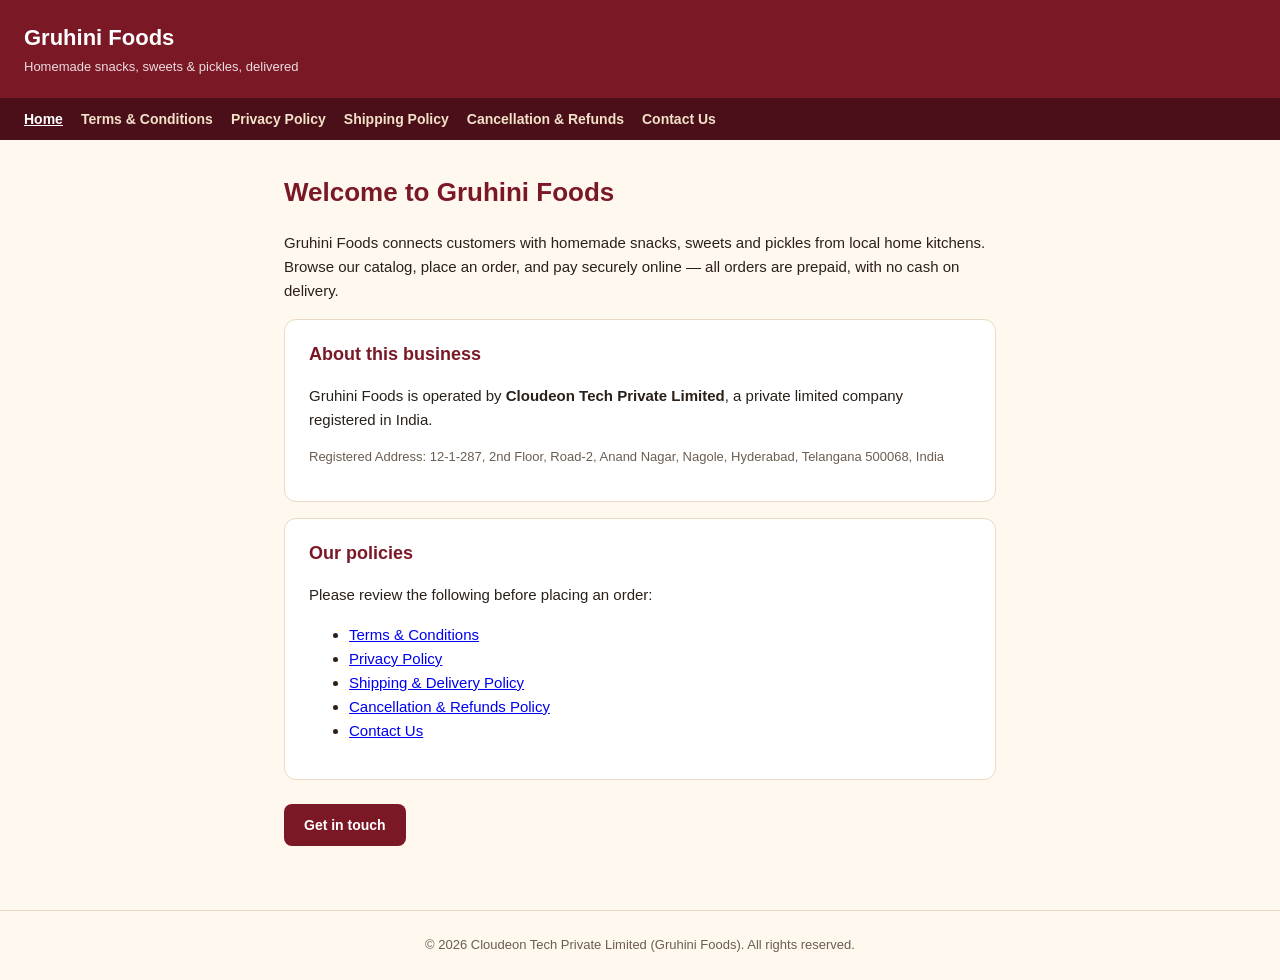
<file: index.html>
<!doctype html>
<html lang="en">
<head>
<meta charset="utf-8">
<meta name="viewport" content="width=device-width, initial-scale=1">
<title>Gruhini Foods</title>
<link rel="stylesheet" href="style.css">
</head>
<body>
<header>
  <a class="brand" href="index.html">Gruhini Foods</a>
  <div class="tagline">Homemade snacks, sweets &amp; pickles, delivered</div>
</header>
<nav>
  <a href="index.html" class="active">Home</a>
  <a href="terms.html">Terms &amp; Conditions</a>
  <a href="privacy.html">Privacy Policy</a>
  <a href="shipping.html">Shipping Policy</a>
  <a href="refunds.html">Cancellation &amp; Refunds</a>
  <a href="contact.html">Contact Us</a>
</nav>
<main>
  <h1>Welcome to Gruhini Foods</h1>
  <p>
    Gruhini Foods connects customers with homemade snacks, sweets and pickles
    from local home kitchens. Browse our catalog, place an order, and pay
    securely online &mdash; all orders are prepaid, with no cash on delivery.
  </p>

  <div class="card">
    <h2 style="margin-top:0">About this business</h2>
    <p>
      Gruhini Foods is operated by <strong>Cloudeon Tech Private Limited</strong>,
      a private limited company registered in India.
    </p>
    <p class="muted">
      Registered Address: 12-1-287, 2nd Floor, Road-2, Anand Nagar, Nagole,
      Hyderabad, Telangana 500068, India
    </p>
  </div>

  <div class="card">
    <h2 style="margin-top:0">Our policies</h2>
    <p>Please review the following before placing an order:</p>
    <ul>
      <li><a href="terms.html">Terms &amp; Conditions</a></li>
      <li><a href="privacy.html">Privacy Policy</a></li>
      <li><a href="shipping.html">Shipping &amp; Delivery Policy</a></li>
      <li><a href="refunds.html">Cancellation &amp; Refunds Policy</a></li>
      <li><a href="contact.html">Contact Us</a></li>
    </ul>
  </div>

  <a class="button" href="contact.html">Get in touch</a>
</main>
<footer>
  &copy; 2026 Cloudeon Tech Private Limited (Gruhini Foods). All rights reserved.
</footer>
</body>
</html>
</file>
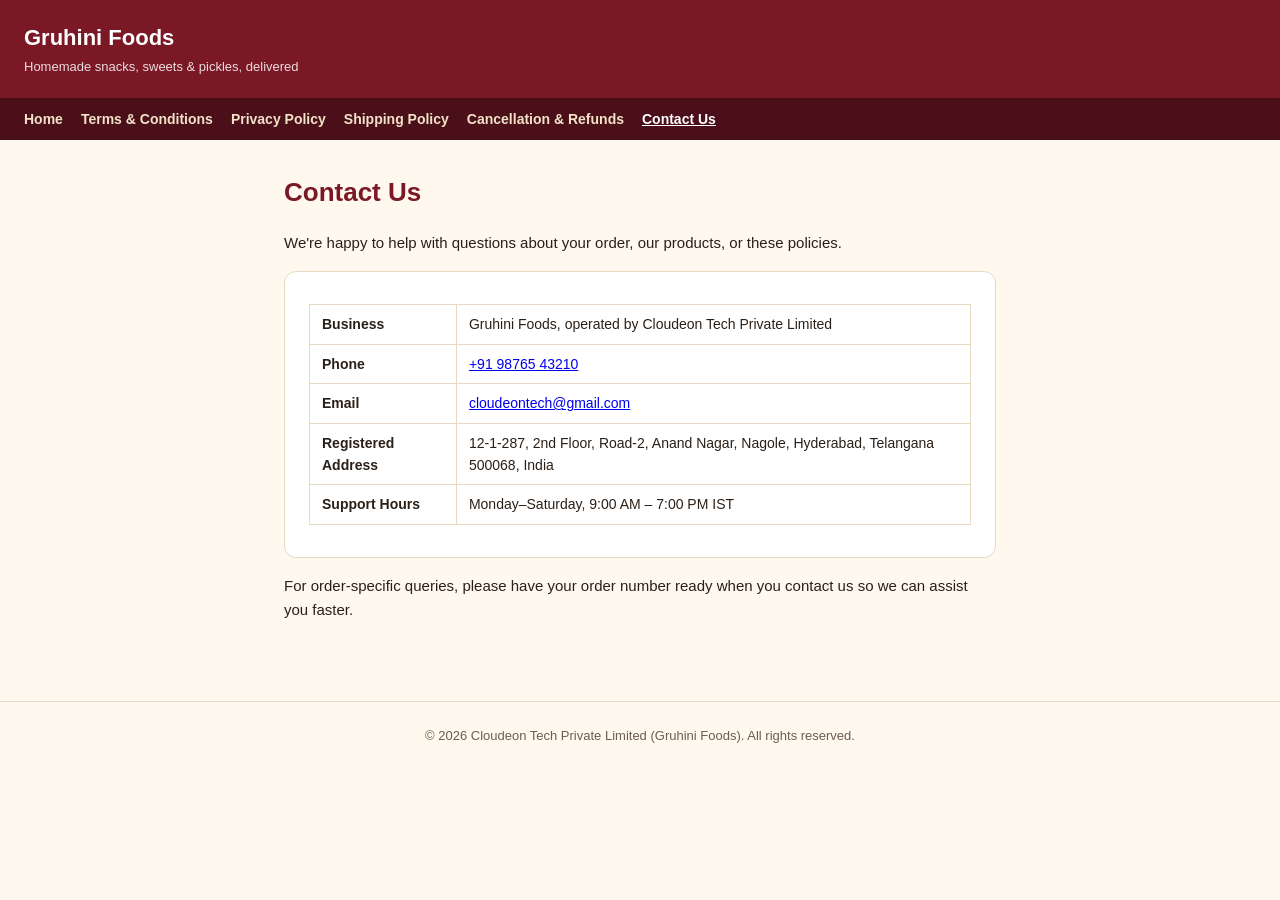
<file: contact.html>
<!doctype html>
<html lang="en">
<head>
<meta charset="utf-8">
<meta name="viewport" content="width=device-width, initial-scale=1">
<title>Contact Us - Gruhini Foods</title>
<link rel="stylesheet" href="style.css">
</head>
<body>
<header>
  <a class="brand" href="index.html">Gruhini Foods</a>
  <div class="tagline">Homemade snacks, sweets &amp; pickles, delivered</div>
</header>
<nav>
  <a href="index.html">Home</a>
  <a href="terms.html">Terms &amp; Conditions</a>
  <a href="privacy.html">Privacy Policy</a>
  <a href="shipping.html">Shipping Policy</a>
  <a href="refunds.html">Cancellation &amp; Refunds</a>
  <a href="contact.html" class="active">Contact Us</a>
</nav>
<main>
  <h1>Contact Us</h1>
  <p>
    We're happy to help with questions about your order, our products, or
    these policies.
  </p>

  <div class="card">
    <table>
      <tr><th>Business</th><td>Gruhini Foods, operated by Cloudeon Tech Private Limited</td></tr>
      <tr><th>Phone</th><td><a href="tel:+919876543210">+91 98765 43210</a></td></tr>
      <tr><th>Email</th><td><a href="mailto:cloudeontech@gmail.com">cloudeontech@gmail.com</a></td></tr>
      <tr><th>Registered Address</th><td>12-1-287, 2nd Floor, Road-2, Anand Nagar, Nagole, Hyderabad, Telangana 500068, India</td></tr>
      <tr><th>Support Hours</th><td>Monday&ndash;Saturday, 9:00 AM &ndash; 7:00 PM IST</td></tr>
    </table>
  </div>

  <p>
    For order-specific queries, please have your order number ready when you
    contact us so we can assist you faster.
  </p>
</main>
<footer>
  &copy; 2026 Cloudeon Tech Private Limited (Gruhini Foods). All rights reserved.
</footer>
</body>
</html>
</file>
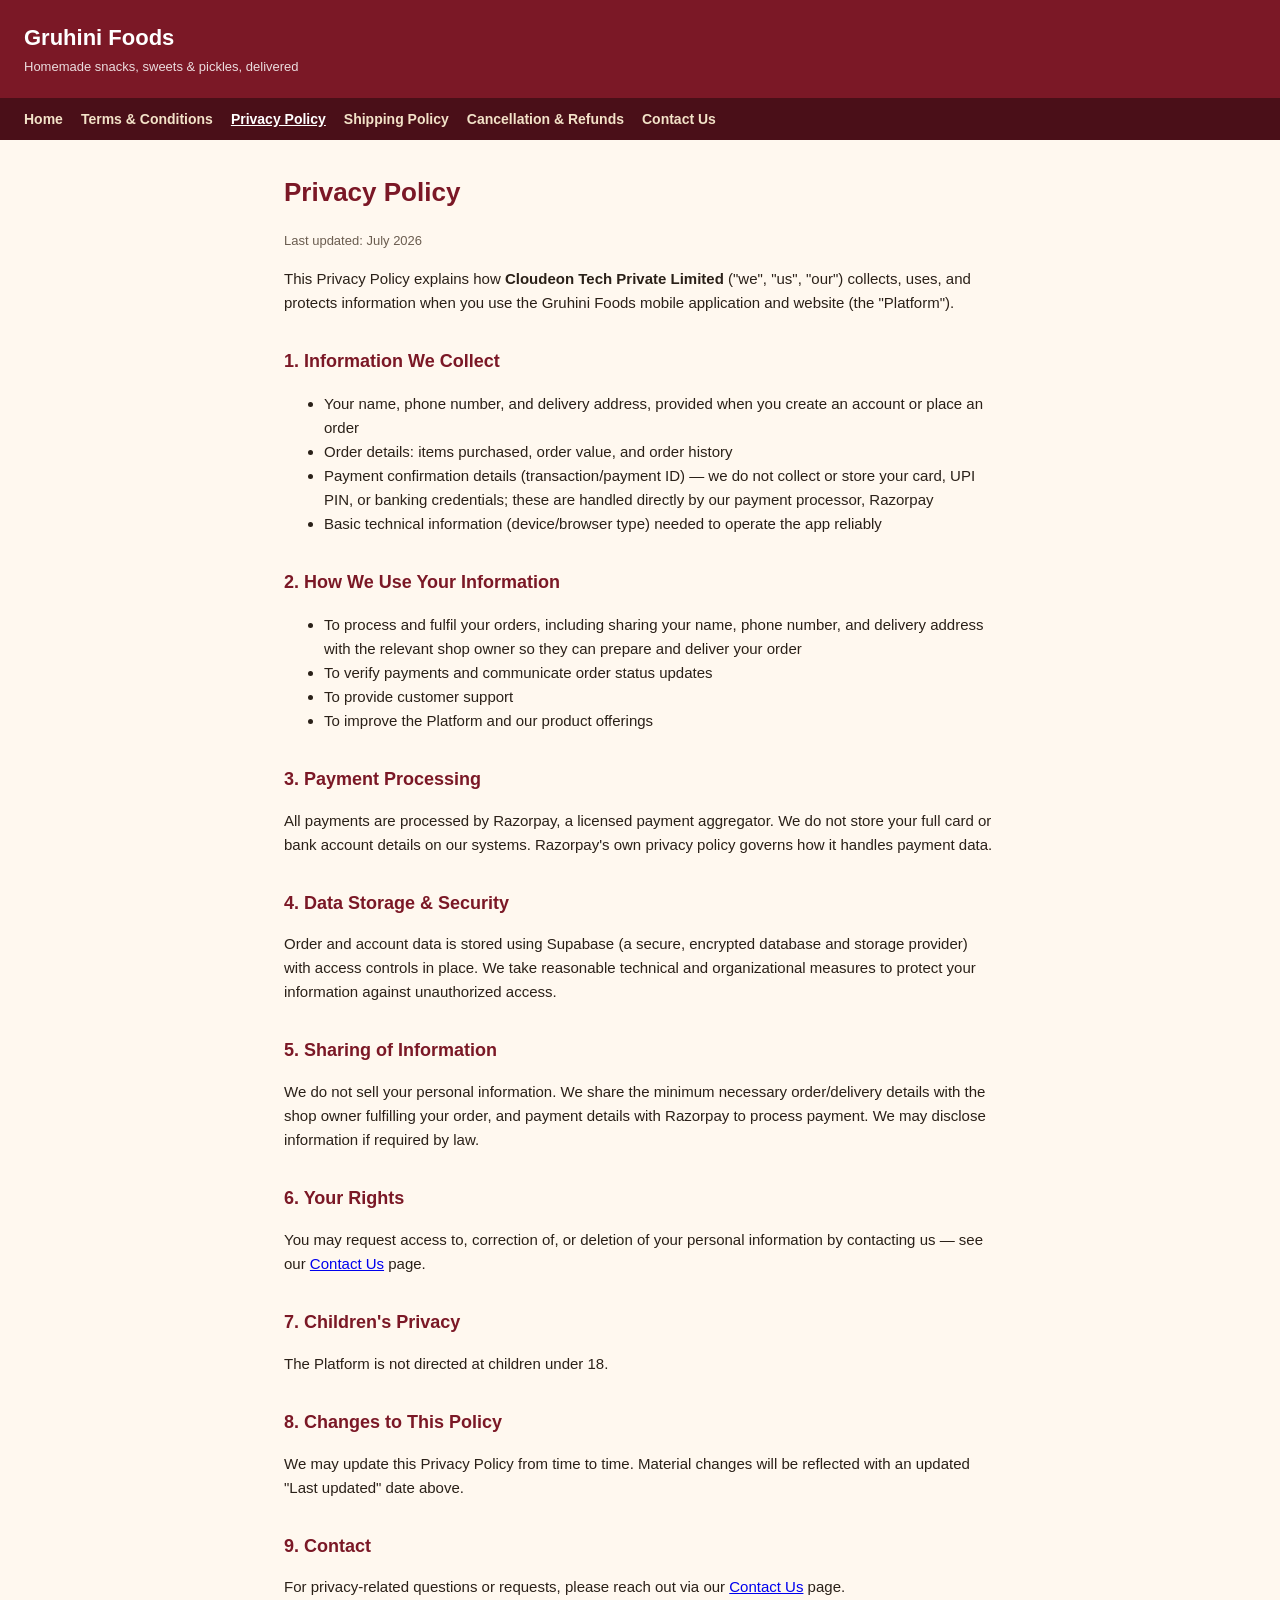
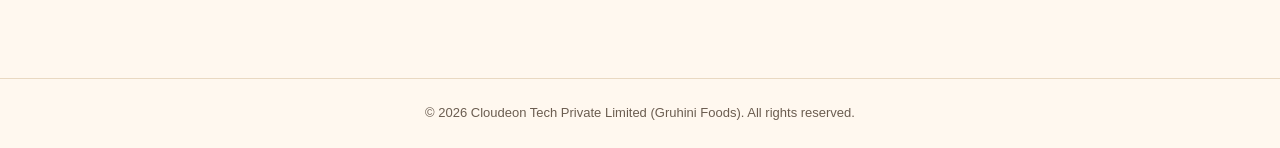
<file: privacy.html>
<!doctype html>
<html lang="en">
<head>
<meta charset="utf-8">
<meta name="viewport" content="width=device-width, initial-scale=1">
<title>Privacy Policy - Gruhini Foods</title>
<link rel="stylesheet" href="style.css">
</head>
<body>
<header>
  <a class="brand" href="index.html">Gruhini Foods</a>
  <div class="tagline">Homemade snacks, sweets &amp; pickles, delivered</div>
</header>
<nav>
  <a href="index.html">Home</a>
  <a href="terms.html">Terms &amp; Conditions</a>
  <a href="privacy.html" class="active">Privacy Policy</a>
  <a href="shipping.html">Shipping Policy</a>
  <a href="refunds.html">Cancellation &amp; Refunds</a>
  <a href="contact.html">Contact Us</a>
</nav>
<main>
  <h1>Privacy Policy</h1>
  <p class="muted">Last updated: July 2026</p>

  <p>
    This Privacy Policy explains how <strong>Cloudeon Tech Private Limited</strong>
    ("we", "us", "our") collects, uses, and protects information when you use
    the Gruhini Foods mobile application and website (the "Platform").
  </p>

  <h2>1. Information We Collect</h2>
  <ul>
    <li>Your name, phone number, and delivery address, provided when you create an account or place an order</li>
    <li>Order details: items purchased, order value, and order history</li>
    <li>Payment confirmation details (transaction/payment ID) &mdash; we do not
      collect or store your card, UPI PIN, or banking credentials; these are
      handled directly by our payment processor, Razorpay</li>
    <li>Basic technical information (device/browser type) needed to operate the app reliably</li>
  </ul>

  <h2>2. How We Use Your Information</h2>
  <ul>
    <li>To process and fulfil your orders, including sharing your name, phone
      number, and delivery address with the relevant shop owner so they can
      prepare and deliver your order</li>
    <li>To verify payments and communicate order status updates</li>
    <li>To provide customer support</li>
    <li>To improve the Platform and our product offerings</li>
  </ul>

  <h2>3. Payment Processing</h2>
  <p>
    All payments are processed by Razorpay, a licensed payment aggregator. We
    do not store your full card or bank account details on our systems.
    Razorpay's own privacy policy governs how it handles payment data.
  </p>

  <h2>4. Data Storage &amp; Security</h2>
  <p>
    Order and account data is stored using Supabase (a secure, encrypted
    database and storage provider) with access controls in place. We take
    reasonable technical and organizational measures to protect your
    information against unauthorized access.
  </p>

  <h2>5. Sharing of Information</h2>
  <p>
    We do not sell your personal information. We share the minimum necessary
    order/delivery details with the shop owner fulfilling your order, and
    payment details with Razorpay to process payment. We may disclose
    information if required by law.
  </p>

  <h2>6. Your Rights</h2>
  <p>
    You may request access to, correction of, or deletion of your personal
    information by contacting us &mdash; see our <a href="contact.html">Contact Us</a>
    page.
  </p>

  <h2>7. Children's Privacy</h2>
  <p>The Platform is not directed at children under 18.</p>

  <h2>8. Changes to This Policy</h2>
  <p>
    We may update this Privacy Policy from time to time. Material changes will
    be reflected with an updated "Last updated" date above.
  </p>

  <h2>9. Contact</h2>
  <p>
    For privacy-related questions or requests, please reach out via our
    <a href="contact.html">Contact Us</a> page.
  </p>
</main>
<footer>
  &copy; 2026 Cloudeon Tech Private Limited (Gruhini Foods). All rights reserved.
</footer>
</body>
</html>
</file>
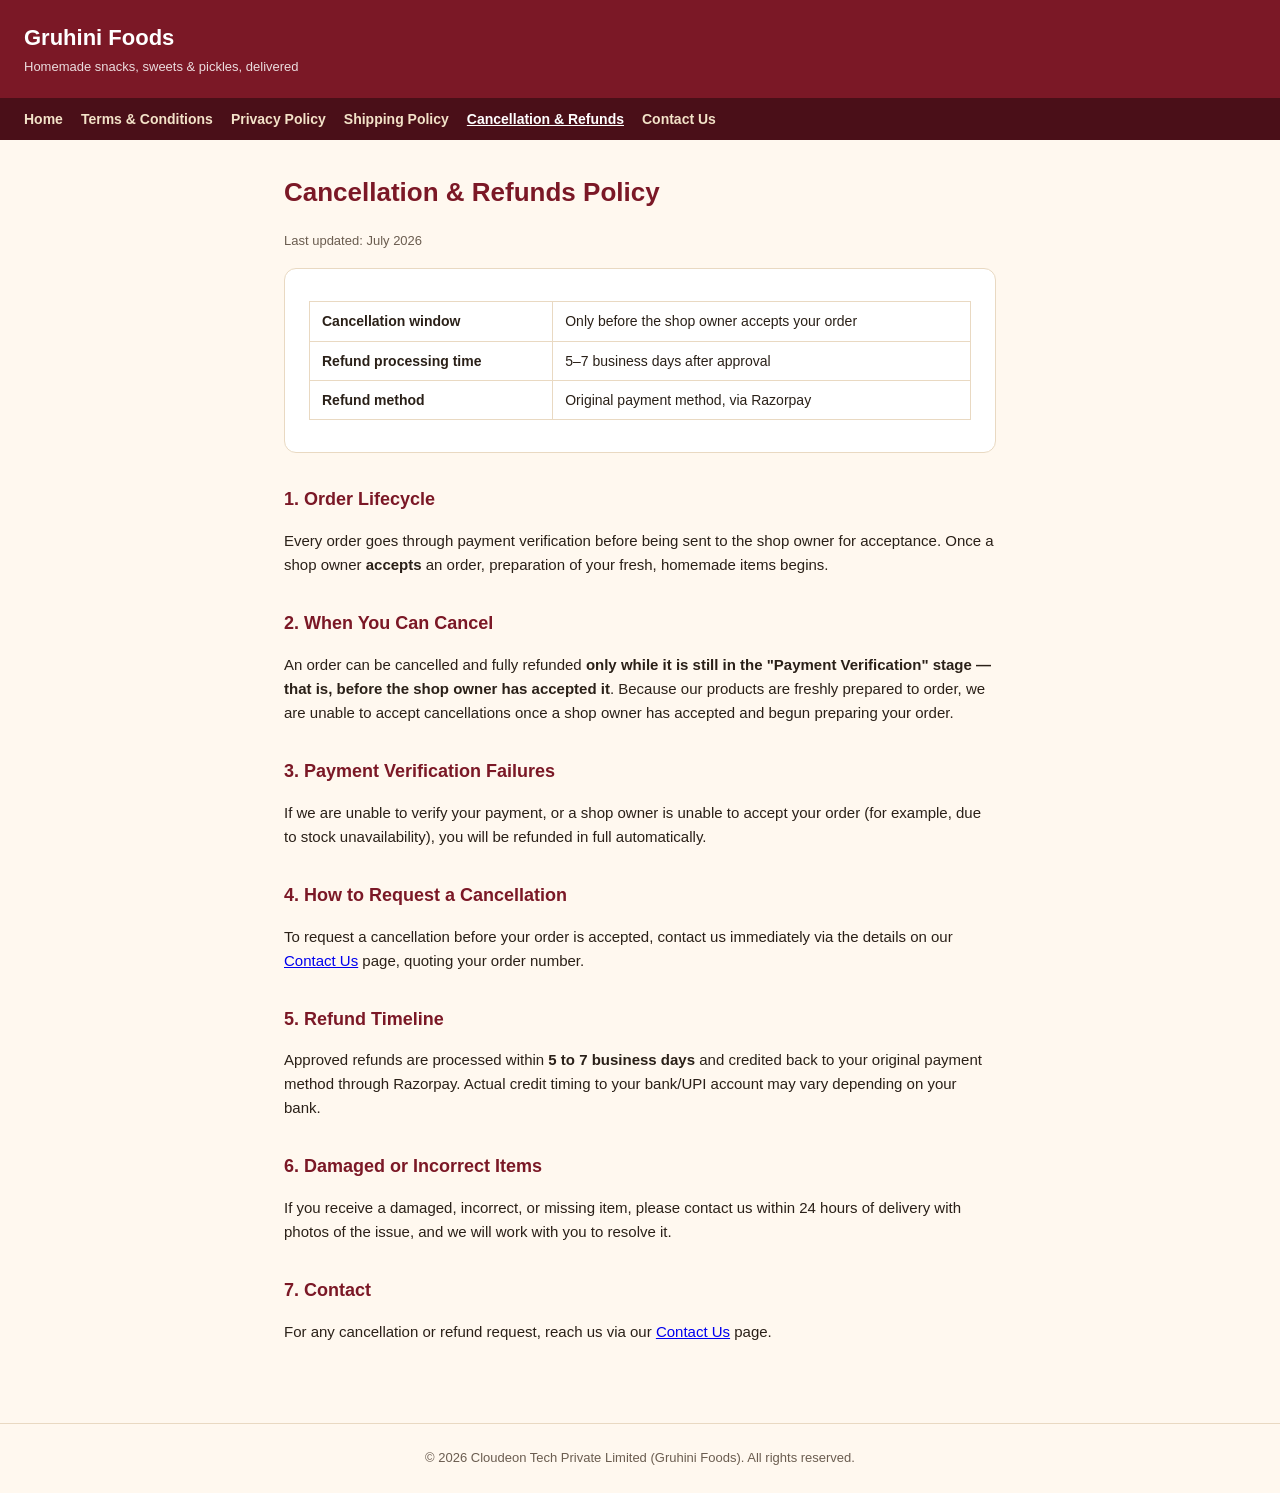
<file: refunds.html>
<!doctype html>
<html lang="en">
<head>
<meta charset="utf-8">
<meta name="viewport" content="width=device-width, initial-scale=1">
<title>Cancellation &amp; Refunds Policy - Gruhini Foods</title>
<link rel="stylesheet" href="style.css">
</head>
<body>
<header>
  <a class="brand" href="index.html">Gruhini Foods</a>
  <div class="tagline">Homemade snacks, sweets &amp; pickles, delivered</div>
</header>
<nav>
  <a href="index.html">Home</a>
  <a href="terms.html">Terms &amp; Conditions</a>
  <a href="privacy.html">Privacy Policy</a>
  <a href="shipping.html">Shipping Policy</a>
  <a href="refunds.html" class="active">Cancellation &amp; Refunds</a>
  <a href="contact.html">Contact Us</a>
</nav>
<main>
  <h1>Cancellation &amp; Refunds Policy</h1>
  <p class="muted">Last updated: July 2026</p>

  <div class="card">
    <table>
      <tr><th>Cancellation window</th><td>Only before the shop owner accepts your order</td></tr>
      <tr><th>Refund processing time</th><td>5&ndash;7 business days after approval</td></tr>
      <tr><th>Refund method</th><td>Original payment method, via Razorpay</td></tr>
    </table>
  </div>

  <h2>1. Order Lifecycle</h2>
  <p>
    Every order goes through payment verification before being sent to the
    shop owner for acceptance. Once a shop owner <strong>accepts</strong> an
    order, preparation of your fresh, homemade items begins.
  </p>

  <h2>2. When You Can Cancel</h2>
  <p>
    An order can be cancelled and fully refunded <strong>only while it is
    still in the "Payment Verification" stage &mdash; that is, before the shop
    owner has accepted it</strong>. Because our products are freshly prepared
    to order, we are unable to accept cancellations once a shop owner has
    accepted and begun preparing your order.
  </p>

  <h2>3. Payment Verification Failures</h2>
  <p>
    If we are unable to verify your payment, or a shop owner is unable to
    accept your order (for example, due to stock unavailability), you will be
    refunded in full automatically.
  </p>

  <h2>4. How to Request a Cancellation</h2>
  <p>
    To request a cancellation before your order is accepted, contact us
    immediately via the details on our <a href="contact.html">Contact Us</a>
    page, quoting your order number.
  </p>

  <h2>5. Refund Timeline</h2>
  <p>
    Approved refunds are processed within <strong>5 to 7 business days</strong>
    and credited back to your original payment method through Razorpay.
    Actual credit timing to your bank/UPI account may vary depending on your
    bank.
  </p>

  <h2>6. Damaged or Incorrect Items</h2>
  <p>
    If you receive a damaged, incorrect, or missing item, please contact us
    within 24 hours of delivery with photos of the issue, and we will work
    with you to resolve it.
  </p>

  <h2>7. Contact</h2>
  <p>
    For any cancellation or refund request, reach us via our
    <a href="contact.html">Contact Us</a> page.
  </p>
</main>
<footer>
  &copy; 2026 Cloudeon Tech Private Limited (Gruhini Foods). All rights reserved.
</footer>
</body>
</html>
</file>
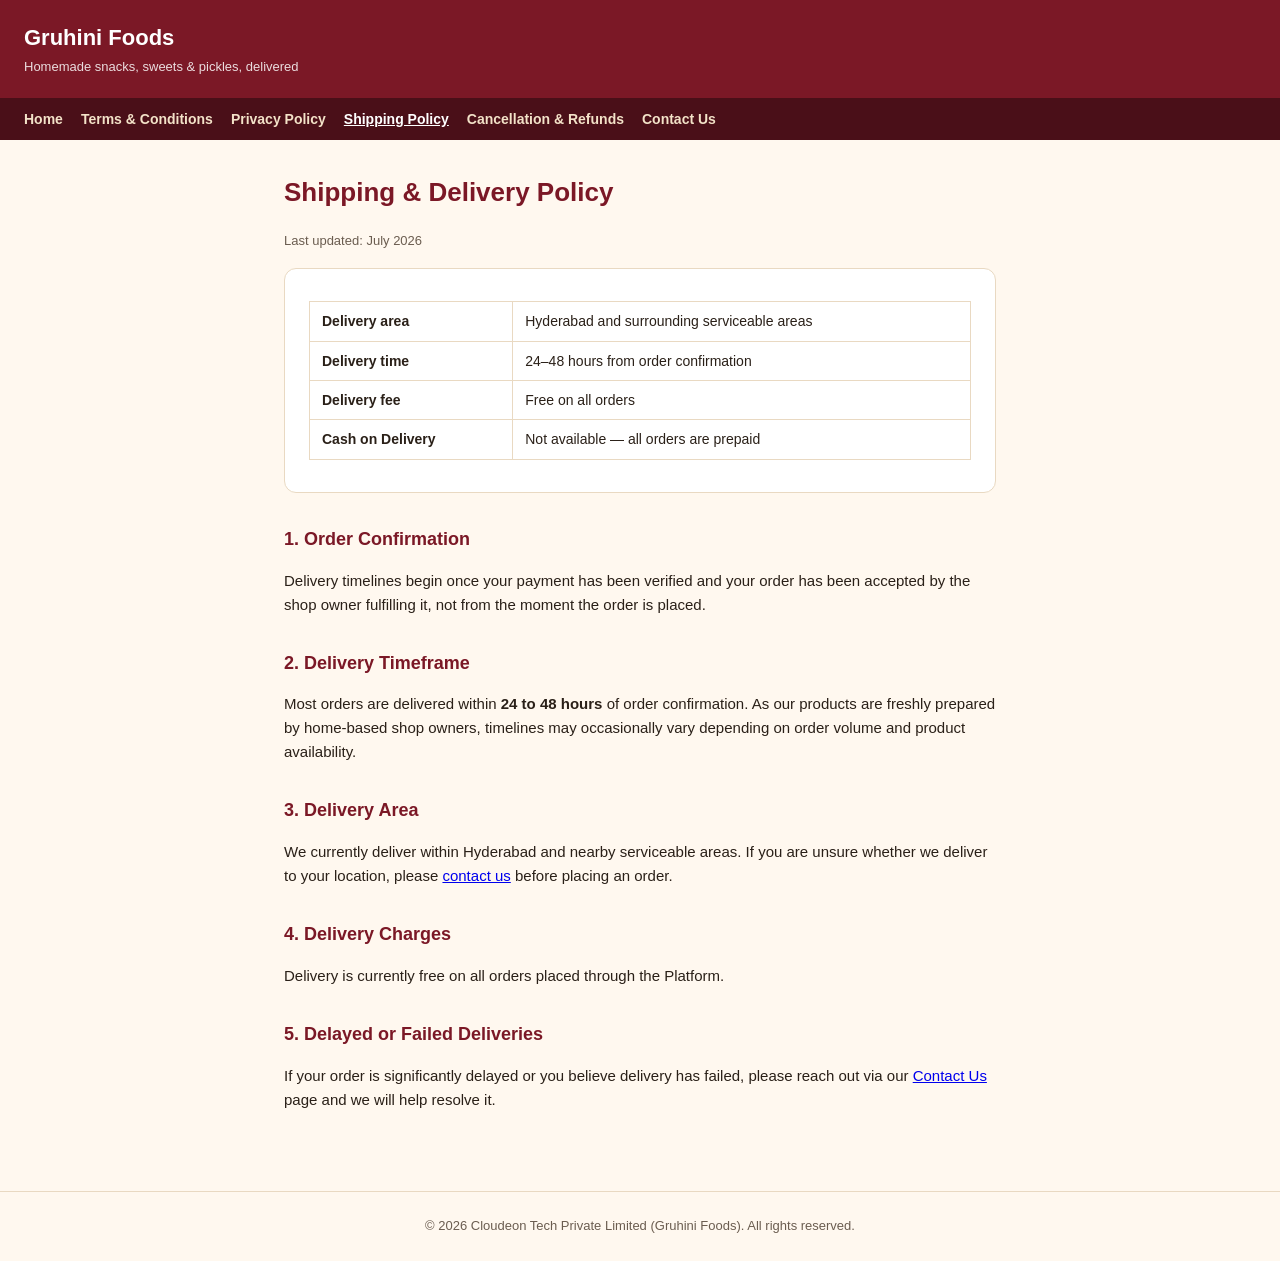
<file: shipping.html>
<!doctype html>
<html lang="en">
<head>
<meta charset="utf-8">
<meta name="viewport" content="width=device-width, initial-scale=1">
<title>Shipping &amp; Delivery Policy - Gruhini Foods</title>
<link rel="stylesheet" href="style.css">
</head>
<body>
<header>
  <a class="brand" href="index.html">Gruhini Foods</a>
  <div class="tagline">Homemade snacks, sweets &amp; pickles, delivered</div>
</header>
<nav>
  <a href="index.html">Home</a>
  <a href="terms.html">Terms &amp; Conditions</a>
  <a href="privacy.html">Privacy Policy</a>
  <a href="shipping.html" class="active">Shipping Policy</a>
  <a href="refunds.html">Cancellation &amp; Refunds</a>
  <a href="contact.html">Contact Us</a>
</nav>
<main>
  <h1>Shipping &amp; Delivery Policy</h1>
  <p class="muted">Last updated: July 2026</p>

  <div class="card">
    <table>
      <tr><th>Delivery area</th><td>Hyderabad and surrounding serviceable areas</td></tr>
      <tr><th>Delivery time</th><td>24&ndash;48 hours from order confirmation</td></tr>
      <tr><th>Delivery fee</th><td>Free on all orders</td></tr>
      <tr><th>Cash on Delivery</th><td>Not available &mdash; all orders are prepaid</td></tr>
    </table>
  </div>

  <h2>1. Order Confirmation</h2>
  <p>
    Delivery timelines begin once your payment has been verified and your
    order has been accepted by the shop owner fulfilling it, not from the
    moment the order is placed.
  </p>

  <h2>2. Delivery Timeframe</h2>
  <p>
    Most orders are delivered within <strong>24 to 48 hours</strong> of order
    confirmation. As our products are freshly prepared by home-based shop
    owners, timelines may occasionally vary depending on order volume and
    product availability.
  </p>

  <h2>3. Delivery Area</h2>
  <p>
    We currently deliver within Hyderabad and nearby serviceable areas. If you
    are unsure whether we deliver to your location, please
    <a href="contact.html">contact us</a> before placing an order.
  </p>

  <h2>4. Delivery Charges</h2>
  <p>Delivery is currently free on all orders placed through the Platform.</p>

  <h2>5. Delayed or Failed Deliveries</h2>
  <p>
    If your order is significantly delayed or you believe delivery has
    failed, please reach out via our <a href="contact.html">Contact Us</a>
    page and we will help resolve it.
  </p>
</main>
<footer>
  &copy; 2026 Cloudeon Tech Private Limited (Gruhini Foods). All rights reserved.
</footer>
</body>
</html>
</file>
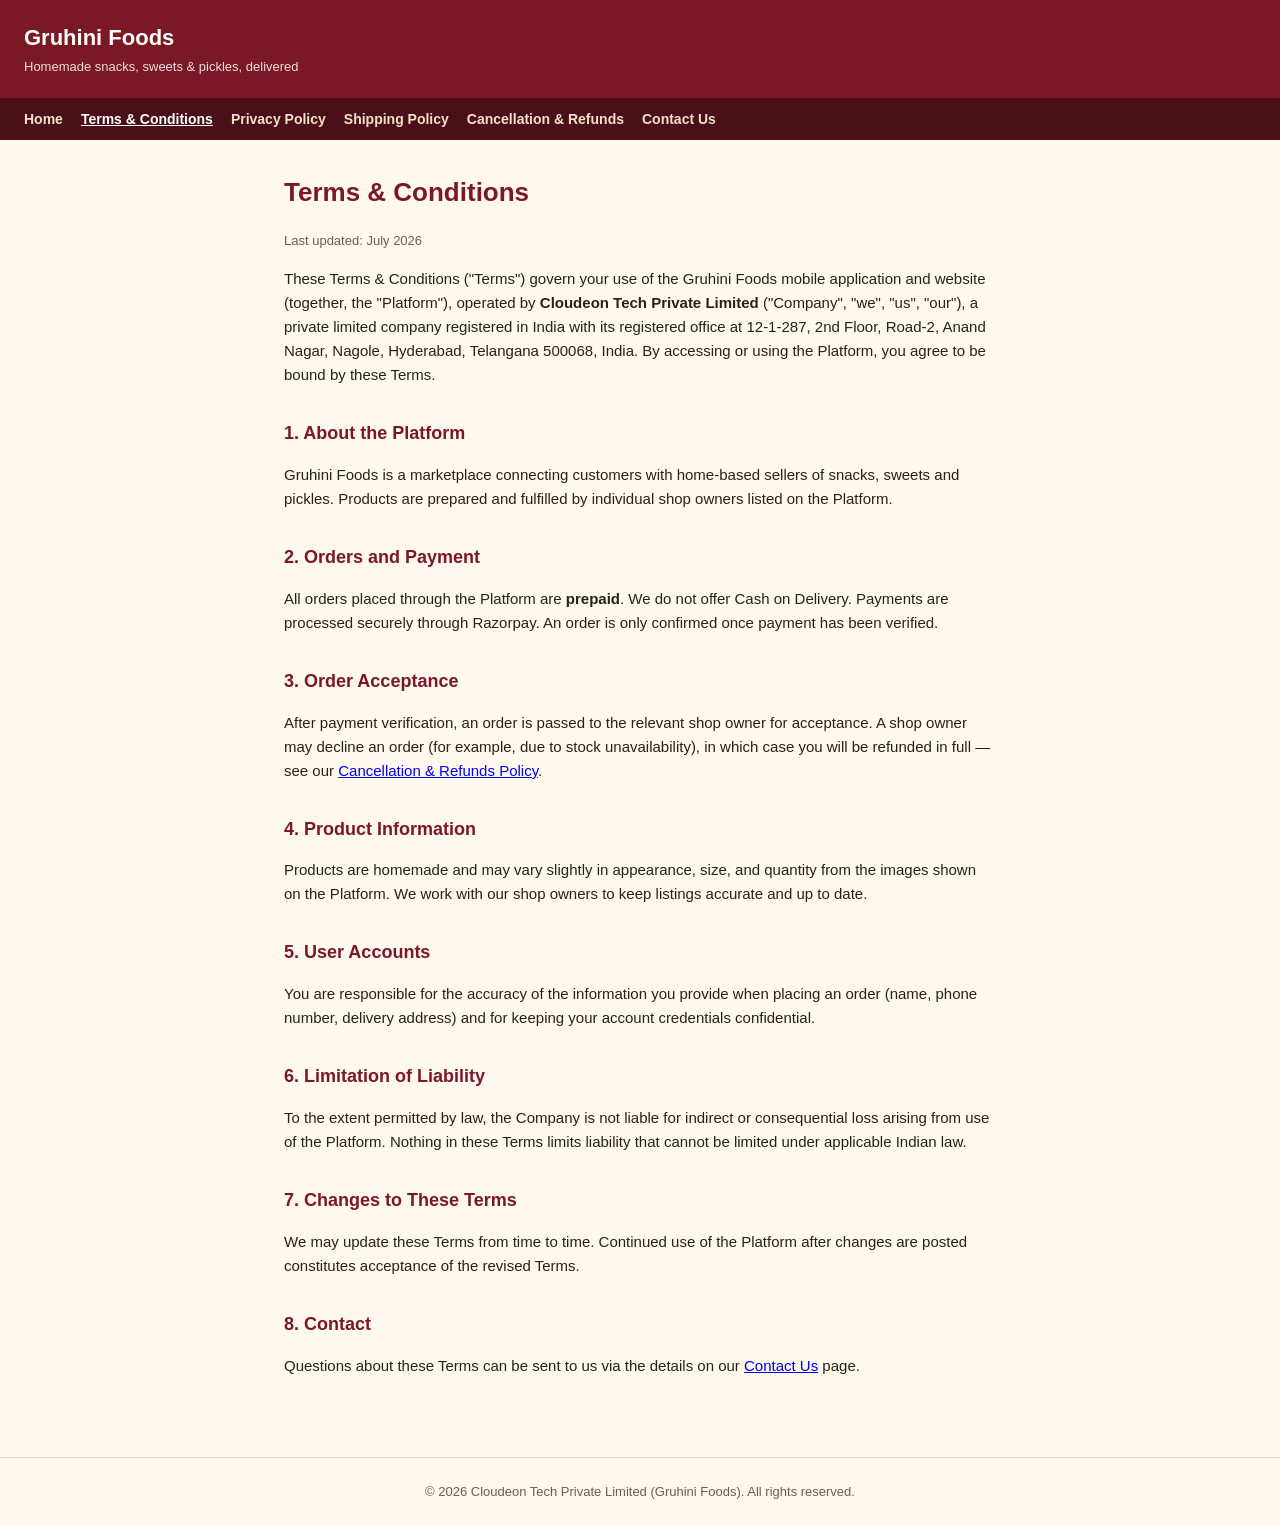
<file: terms.html>
<!doctype html>
<html lang="en">
<head>
<meta charset="utf-8">
<meta name="viewport" content="width=device-width, initial-scale=1">
<title>Terms &amp; Conditions - Gruhini Foods</title>
<link rel="stylesheet" href="style.css">
</head>
<body>
<header>
  <a class="brand" href="index.html">Gruhini Foods</a>
  <div class="tagline">Homemade snacks, sweets &amp; pickles, delivered</div>
</header>
<nav>
  <a href="index.html">Home</a>
  <a href="terms.html" class="active">Terms &amp; Conditions</a>
  <a href="privacy.html">Privacy Policy</a>
  <a href="shipping.html">Shipping Policy</a>
  <a href="refunds.html">Cancellation &amp; Refunds</a>
  <a href="contact.html">Contact Us</a>
</nav>
<main>
  <h1>Terms &amp; Conditions</h1>
  <p class="muted">Last updated: July 2026</p>

  <p>
    These Terms &amp; Conditions ("Terms") govern your use of the Gruhini Foods
    mobile application and website (together, the "Platform"), operated by
    <strong>Cloudeon Tech Private Limited</strong> ("Company", "we", "us",
    "our"), a private limited company registered in India with its registered
    office at 12-1-287, 2nd Floor, Road-2, Anand Nagar, Nagole, Hyderabad,
    Telangana 500068, India. By accessing or using the Platform, you agree to
    be bound by these Terms.
  </p>

  <h2>1. About the Platform</h2>
  <p>
    Gruhini Foods is a marketplace connecting customers with home-based sellers
    of snacks, sweets and pickles. Products are prepared and fulfilled by
    individual shop owners listed on the Platform.
  </p>

  <h2>2. Orders and Payment</h2>
  <p>
    All orders placed through the Platform are <strong>prepaid</strong>. We do
    not offer Cash on Delivery. Payments are processed securely through
    Razorpay. An order is only confirmed once payment has been verified.
  </p>

  <h2>3. Order Acceptance</h2>
  <p>
    After payment verification, an order is passed to the relevant shop owner
    for acceptance. A shop owner may decline an order (for example, due to
    stock unavailability), in which case you will be refunded in full &mdash;
    see our <a href="refunds.html">Cancellation &amp; Refunds Policy</a>.
  </p>

  <h2>4. Product Information</h2>
  <p>
    Products are homemade and may vary slightly in appearance, size, and
    quantity from the images shown on the Platform. We work with our shop
    owners to keep listings accurate and up to date.
  </p>

  <h2>5. User Accounts</h2>
  <p>
    You are responsible for the accuracy of the information you provide when
    placing an order (name, phone number, delivery address) and for keeping
    your account credentials confidential.
  </p>

  <h2>6. Limitation of Liability</h2>
  <p>
    To the extent permitted by law, the Company is not liable for indirect or
    consequential loss arising from use of the Platform. Nothing in these
    Terms limits liability that cannot be limited under applicable Indian law.
  </p>

  <h2>7. Changes to These Terms</h2>
  <p>
    We may update these Terms from time to time. Continued use of the Platform
    after changes are posted constitutes acceptance of the revised Terms.
  </p>

  <h2>8. Contact</h2>
  <p>
    Questions about these Terms can be sent to us via the details on our
    <a href="contact.html">Contact Us</a> page.
  </p>
</main>
<footer>
  &copy; 2026 Cloudeon Tech Private Limited (Gruhini Foods). All rights reserved.
</footer>
</body>
</html>
</file>
<file: style.css>
:root {
  --brand: #7B1826;
  --brand-dark: #4A0F18;
  --cream: #FFF8EF;
  --cream-line: #E9D9C2;
  --gold: #C8923C;
  --text: #2A2018;
  --text-muted: #6B5D50;
}

* { box-sizing: border-box; }

body {
  margin: 0;
  font-family: -apple-system, BlinkMacSystemFont, "Segoe UI", Roboto, Helvetica, Arial, sans-serif;
  background: var(--cream);
  color: var(--text);
  line-height: 1.6;
}

header {
  background: var(--brand);
  color: #fff;
  padding: 20px 24px;
}

header .brand {
  font-size: 22px;
  font-weight: 700;
  text-decoration: none;
  color: #fff;
}

header .tagline {
  font-size: 13px;
  opacity: 0.85;
  margin-top: 2px;
}

nav {
  background: var(--brand-dark);
  padding: 10px 24px;
  display: flex;
  flex-wrap: wrap;
  gap: 18px;
}

nav a {
  color: #f3e2c8;
  text-decoration: none;
  font-size: 14px;
  font-weight: 600;
}

nav a:hover, nav a.active {
  color: #fff;
  text-decoration: underline;
}

main {
  max-width: 760px;
  margin: 0 auto;
  padding: 32px 24px 64px;
}

h1 {
  color: var(--brand);
  font-size: 26px;
  margin-top: 0;
}

h2 {
  color: var(--brand);
  font-size: 18px;
  margin-top: 32px;
}

p, li {
  font-size: 15px;
  color: var(--text);
}

.muted {
  color: var(--text-muted);
  font-size: 13px;
}

.card {
  background: #fff;
  border: 1px solid var(--cream-line);
  border-radius: 12px;
  padding: 20px 24px;
  margin: 16px 0;
}

a.button {
  display: inline-block;
  background: var(--brand);
  color: #fff;
  text-decoration: none;
  padding: 10px 20px;
  border-radius: 8px;
  font-weight: 600;
  font-size: 14px;
  margin-top: 8px;
}

footer {
  text-align: center;
  padding: 24px;
  color: var(--text-muted);
  font-size: 13px;
  border-top: 1px solid var(--cream-line);
}

table {
  border-collapse: collapse;
  width: 100%;
  margin: 12px 0;
}

td, th {
  border: 1px solid var(--cream-line);
  padding: 8px 12px;
  text-align: left;
  font-size: 14px;
}
</file>
